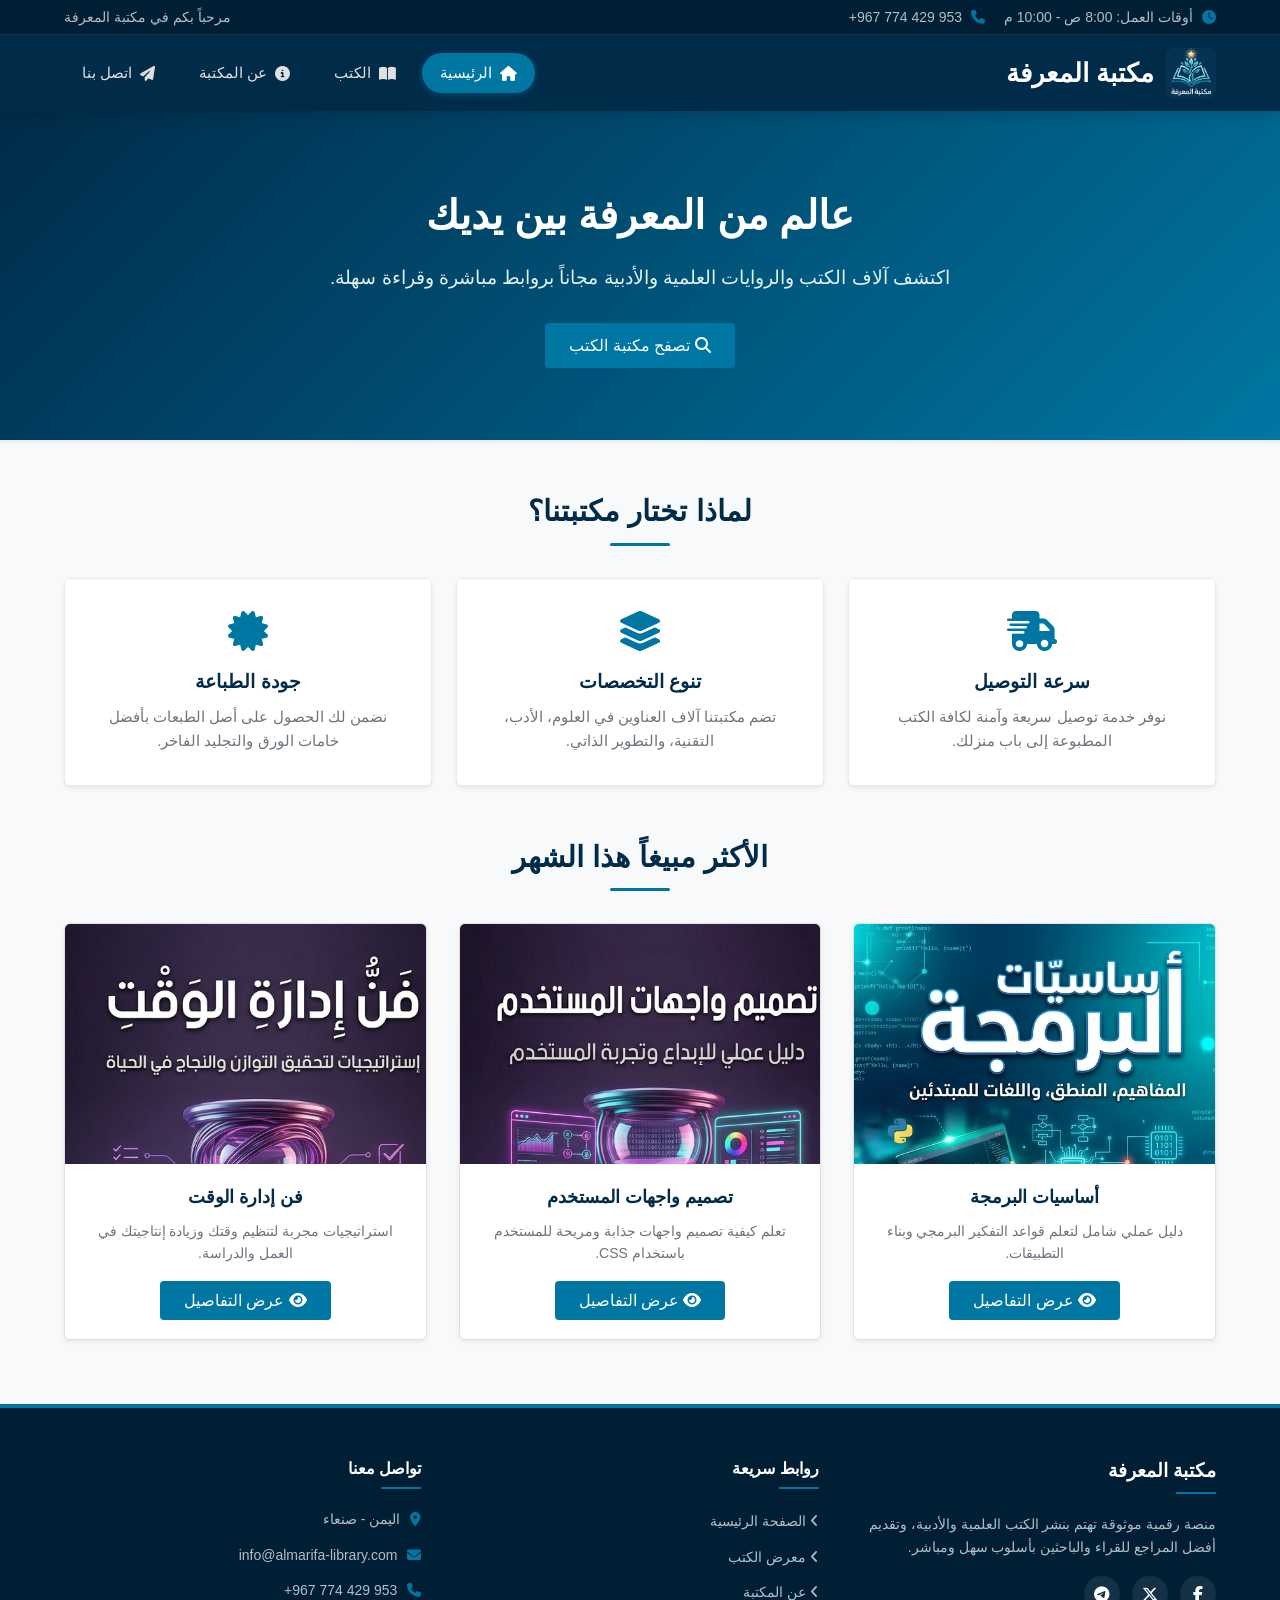
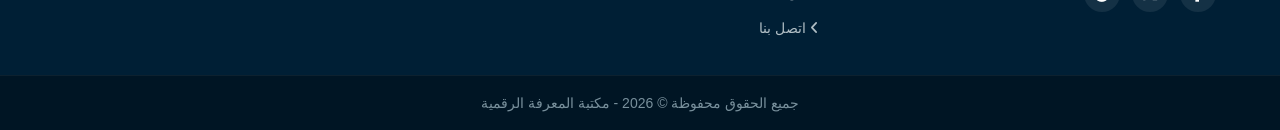
<file: index.html>
<!DOCTYPE html>
<html lang="ar" dir="rtl">
<head>
    <meta charset="UTF-8">
    <meta name="viewport" content="width=device-width, initial-scale=1.0">
    <title>مكتبة المعرفة - الرئيسية</title>
    <link rel="stylesheet" href="https://cdnjs.cloudflare.com/ajax/libs/font-awesome/6.4.0/css/all.min.css">
    <link rel="stylesheet" href="css/style.css">
    <link rel="icon" type="image/jpeg" href="images/logo.jpg">
</head>
<body>
    <header class="main-header">
       <div class="top-bar">
           <div class="top-bar-container">
               <div class="top-info">
                   <span><i class="fa-solid fa-clock"></i> أوقات العمل: 8:00 ص - 10:00 م</span>
                   <span><i class="fa-solid fa-phone"></i> 953 429 774 967+</span>
               </div>
               <div class="top-social">
                   <span>مرحباً بكم في مكتبة المعرفة</span>
               </div>
           </div>
       </div>

       <div class="header-container">
           <div class="logo">
               <a href="index.html">
                   <img src="images/logo.jpg" alt="شعار مكتبة المعرفة" class="logo-img">
                   <span>مكتبة المعرفة</span>
               </a>
           </div>
           <nav class="navbar">
               <ul>
                   <li><a href="#" class="active"><i class="fa-solid fa-house"></i> الرئيسية</a></li>
                   <li><a href="pages/book.html"><i class="fa-solid fa-book-open"></i> الكتب</a></li>
                   <li><a href="pages/about.html"><i class="fa-solid fa-circle-info"></i> عن المكتبة</a></li>
                   <li><a href="pages/contact.html"><i class="fa-solid fa-paper-plane"></i> اتصل بنا</a></li>
               </ul>
           </nav>
       </div>
   </header>

    <main>
        <section class="hero-section">
            <div class="hero-content">
                <h1>عالم من المعرفة بين يديك</h1>
                <p>اكتشف آلاف الكتب والروايات العلمية والأدبية مجاناً بروابط مباشرة وقراءة سهلة.</p>
                <a href="pages/book.html" class="btn btn-hero"><i class="fa-solid fa-magnifying-glass"></i> تصفح مكتبة الكتب</a>
            </div>
        </section>

        <section class="features-section">
            <h2 class="section-title">لماذا تختار مكتبتنا؟</h2>
            <div class="features-grid">
                <article class="features-card">
                    <i class="fa-solid fa-truck-fast feature-icon"></i>
                    <h3>سرعة التوصيل</h3>
                    <p>نوفر خدمة توصيل سريعة وآمنة لكافة الكتب المطبوعة إلى باب منزلك.</p>
                </article>

                <article class="features-card">
                    <i class="fa-solid fa-layer-group feature-icon"></i>
                    <h3>تنوع التخصصات</h3>
                    <p>تضم مكتبتنا آلاف العناوين في العلوم، الأدب، التقنية، والتطوير الذاتي.</p>
                </article>

                <article class="features-card">
                    <i class="fa-solid fa-certificate feature-icon"></i>
                    <h3>جودة الطباعة</h3>
                    <p>نضمن لك الحصول على أصل الطبعات بأفضل خامات الورق والتجليد الفاخر.</p>
                </article>
            </div>
        </section>

        <section class="features-books">
            <h2 class="section-title">الأكثر مبيغاً هذا الشهر</h2>
            <div class="books-grid">
                <article class="book-card">
                    <div class="book-cover">
                        <img src="images/book1.png" alt="أساسيات البرمجة" class="book-image" loading="lazy">
                    </div>
                    <div class="book-details">
                        <h3>أساسيات البرمجة</h3>
                        <p>دليل عملي شامل لتعلم قواعد التفكير البرمجي وبناء التطبيقات.</p>
                        <button class="btn open-popup-btn" 
                                data-title="أساسيات البرمجة" 
                                data-desc="دليل عملي شامل لتعلم قواعد التفكير البرمجي وبناء التطبيقات خطوة بخطوة من الصفر.">
                            <i class="fa-solid fa-eye"></i> عرض التفاصيل
                        </button>
                    </div>
                </article>

                <article class="book-card">
                    <div class="book-cover">
                        <img src="images/book2.png" alt="تصميم واجهات المستخدم" class="book-image" loading="lazy">
                    </div>
                    <div class="book-details">
                        <h3>تصميم واجهات المستخدم</h3>
                        <p>تعلم كيفية تصميم واجهات جذابة ومريحة للمستخدم باستخدام CSS.</p>
                        <button class="btn open-popup-btn" 
                                data-title="تصميم واجهات المستخدم" 
                                data-desc="تعلم كيفية تصميم واجهات جذابة مع HTML5 و CSS3 ومريحة للمستخدم باستخدام قواعد التنسيق.">
                            <i class="fa-solid fa-eye"></i> عرض التفاصيل
                        </button>
                    </div>
                </article>

                <article class="book-card">
                    <div class="book-cover">
                        <img src="images/book3.png" alt="فن إدارة الوقت" class="book-image" loading="lazy">
                    </div>
                    <div class="book-details">
                        <h3>فن إدارة الوقت</h3>
                        <p>استراتيجيات مجربة لتنظيم وقتك وزيادة إنتاجيتك في العمل والدراسة.</p>
                        <button class="btn open-popup-btn" 
                                data-title="فن إدارة الوقت" 
                                data-desc="استراتيجيات مجربة لتنظيم وقتك وزيادة إنتاجيتك في العمل والدراسة وتحقيق أهدافك الشخصية.">
                            <i class="fa-solid fa-eye"></i> عرض التفاصيل
                        </button>
                    </div>
                </article>
            </div>
        </section>
    </main>

    <!-- النافذة المنبثقة -->
    <div id="book-modal" class="popup-modal">
        <div class="popup-content">
            <span class="close-btn" id="close-modal">&times;</span>
            <h3 id="modal-title">عنوان الكتاب</h3>
            <p id="modal-desc">تفاصيل الكتاب ستظهر هنا...</p>
        </div>
    </div>

    <footer class="main-footer">
        <div class="footer-container">

            <div class="footer-column">
                <h3>مكتبة المعرفة</h3>
                <p>منصة رقمية موثوقة تهتم بنشر الكتب العلمية والأدبية، وتقديم أفضل المراجع للقراء والباحثين بأسلوب سهل ومباشر.</p>
                <div class="social-links">
                    <a href="#" class="social-icon"><i class="fa-brands fa-facebook-f"></i></a>
                    <a href="#" class="social-icon"><i class="fa-brands fa-x-twitter"></i></a>
                    <a href="#" class="social-icon"><i class="fa-brands fa-telegram"></i></a>
                </div>
            </div>

            <div class="footer-column">
                <h4>روابط سريعة</h4>
                <ul class="footer-links">
                    <li><a href="#"><i class="fa-solid fa-angle-left"></i> الصفحة الرئيسية</a></li>
                    <li><a href="pages/book.html"><i class="fa-solid fa-angle-left"></i> معرض الكتب</a></li>
                    <li><a href="pages/about.html"><i class="fa-solid fa-angle-left"></i> عن المكتبة</a></li>
                    <li><a href="pages/contact.html"><i class="fa-solid fa-angle-left"></i> اتصل بنا</a></li>
                </ul>
            </div>

            <div class="footer-column">
                <h4>تواصل معنا</h4>
                <ul class="footer-contact">
                    <li><i class="fa-solid fa-location-dot"></i> اليمن - صنعاء</li>
                    <li><i class="fa-solid fa-envelope"></i> info@almarifa-library.com</li>
                    <li><i class="fa-solid fa-phone"></i> 953 429 774 967+</li>
                </ul>
            </div>
        </div>

        <div class="footer-bottom">
            <p>جميع الحقوق محفوظة &copy; 2026 - مكتبة المعرفة الرقمية</p>
        </div>
    </footer>

    <script src="js/main.js"></script>
</body>
</html>
</file>
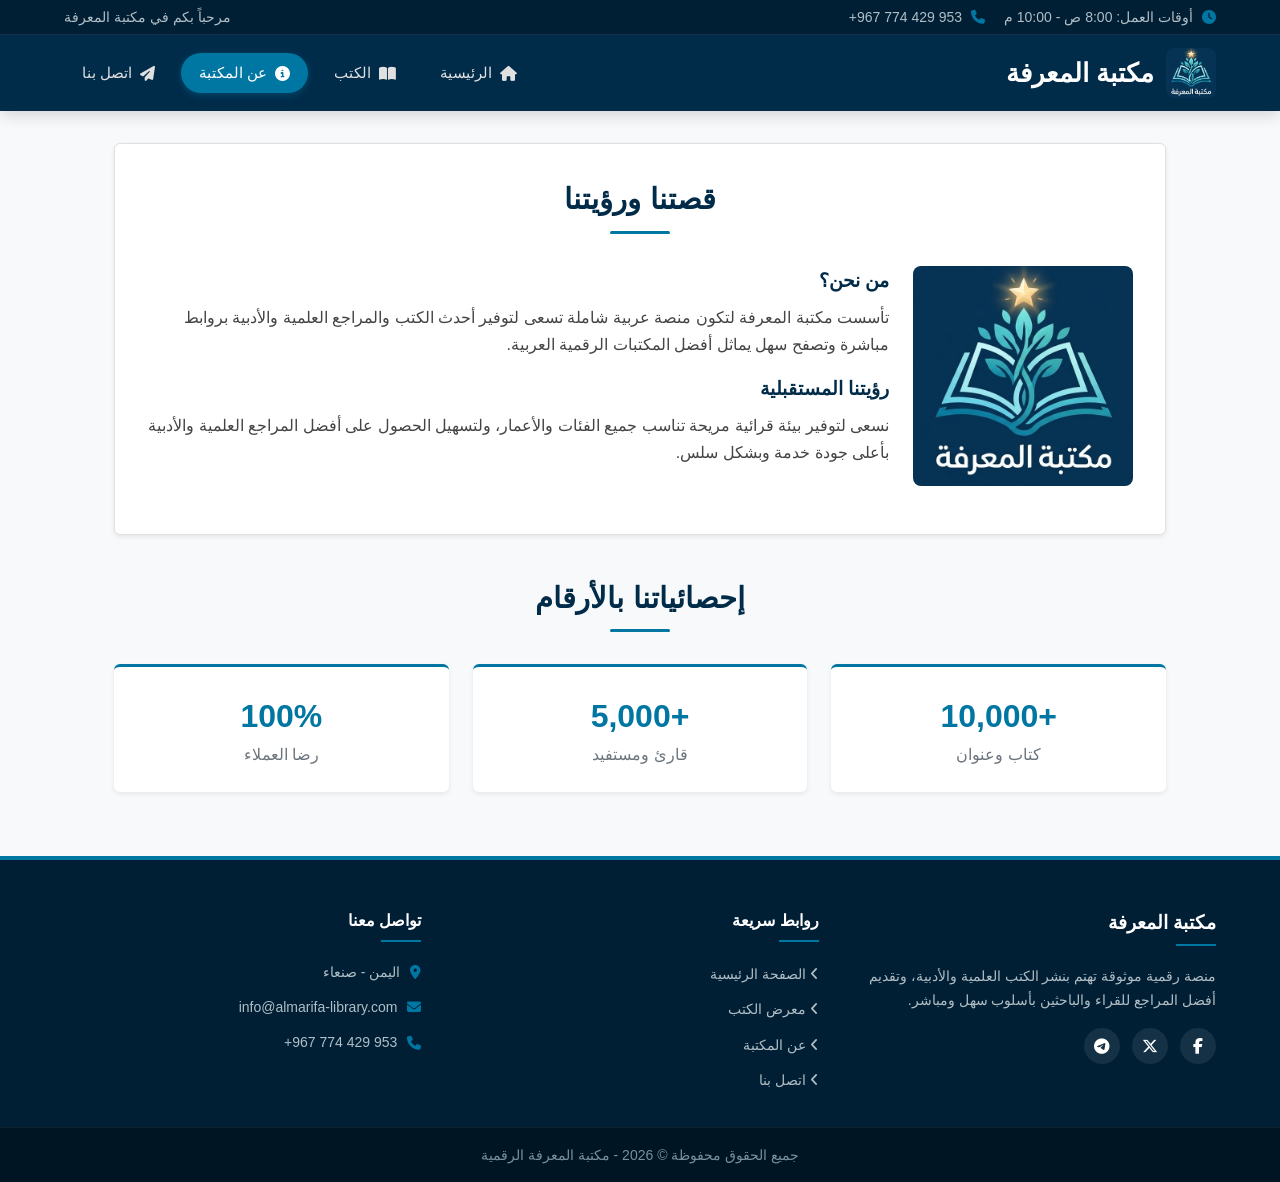
<file: pages/about.html>
<!DOCTYPE html>
<html lang="ar" dir="rtl">
<head>
    <meta charset="UTF-8">
    <meta name="viewport" content="width=device-width, initial-scale=1.0">
    <title>مكتبة المعرفة - عن المكتبة</title>
    <link rel="stylesheet" href="https://cdnjs.cloudflare.com/ajax/libs/font-awesome/6.4.0/css/all.min.css">
    <link rel="stylesheet" href="../css/style.css">
    <link rel="icon" type="image/jpeg" href="../images/logo.jpg">

</head>
<body>
    <header class="main-header">
        
        <div class="top-bar">
           <div class="top-bar-container">
               <div class="top-info">
                   <span><i class="fa-solid fa-clock"></i> أوقات العمل: 8:00 ص - 10:00 م</span>
                   <span><i class="fa-solid fa-phone"></i> 953 429 774 967+</span>
               </div>
               <div class="top-social">
                   <span>مرحباً بكم في مكتبة المعرفة</span>
               </div>
           </div>
       </div>

       <div class="header-container">
           <div class="logo">
               <a href="../index.html">
                   <img src="../images/logo.jpg" alt="شعار مكتبة المعرفة" class="logo-img">
                   <span>مكتبة المعرفة</span>
               </a>
           </div>
           <nav class="navbar">
               <ul>
                   <li><a href="../index.html"><i class="fa-solid fa-house"></i> الرئيسية</a></li>
                   <li><a href="book.html"><i class="fa-solid fa-book-open"></i> الكتب</a></li>
                   <li><a href="#" class="active"><i class="fa-solid fa-circle-info"></i> عن المكتبة</a></li>
                   <li><a href="contact.html"><i class="fa-solid fa-paper-plane"></i> اتصل بنا</a></li>
               </ul>
           </nav>
       </div>
   </header>

    <main class="about-container">
        <section class="about-section clearfix">
            <h2 class="section-title">قصتنا ورؤيتنا</h2>
            <img src="../images/logo.jpg" alt="عن المكتبة" class="about-img float-right" loading="lazy">
            <article class="about-text">
                <h3>من نحن؟</h3>
                <p>تأسست مكتبة المعرفة لتكون منصة عربية شاملة تسعى لتوفير أحدث الكتب والمراجع العلمية والأدبية بروابط مباشرة وتصفح سهل يماثل أفضل المكتبات الرقمية العربية.</p>
                
                <h3>رؤيتنا المستقبلية</h3>
                <p>نسعى لتوفير بيئة قرائية مريحة تناسب جميع الفئات والأعمار، ولتسهيل الحصول على أفضل المراجع العلمية والأدبية بأعلى جودة خدمة وبشكل سلس.</p>
            </article>
        </section>

        <section class="stats-section">
            <h2 class="section-title">إحصائياتنا بالأرقام</h2>
            <div class="stats-grid">
                <article class="stat-card">
                    <span class="stat-number">+10,000</span>
                    <p class="stat-label">كتاب وعنوان</p>
                </article>
                <article class="stat-card">
                    <span class="stat-number">+5,000</span>
                    <p class="stat-label">قارئ ومستفيد</p>
                </article>
                <article class="stat-card">
                    <span class="stat-number">100%</span>
                    <p class="stat-label">رضا العملاء</p>
                </article>
            </div>
        </section>
    </main>

    <footer class="main-footer">
        <div class="footer-container">
            <div class="footer-column">
                <h3>مكتبة المعرفة</h3>
                <p>منصة رقمية موثوقة تهتم بنشر الكتب العلمية والأدبية، وتقديم أفضل المراجع للقراء والباحثين بأسلوب سهل ومباشر.</p>
                <div class="social-links">
                    <a href="#" class="social-icon"><i class="fa-brands fa-facebook-f"></i></a>
                    <a href="#" class="social-icon"><i class="fa-brands fa-x-twitter"></i></a>
                    <a href="#" class="social-icon"><i class="fa-brands fa-telegram"></i></a>
                </div>
            </div>

            <div class="footer-column">
                <h4>روابط سريعة</h4>
                <ul class="footer-links">
                    <li><a href="../index.html"><i class="fa-solid fa-angle-left"></i> الصفحة الرئيسية</a></li>
                    <li><a href="book.html"><i class="fa-solid fa-angle-left"></i> معرض الكتب</a></li>
                    <li><a href="#"><i class="fa-solid fa-angle-left"></i> عن المكتبة</a></li>
                    <li><a href="contact.html"><i class="fa-solid fa-angle-left"></i> اتصل بنا</a></li>
                </ul>
            </div>

            <div class="footer-column">
                <h4>تواصل معنا</h4>
                <ul class="footer-contact">
                    <li><i class="fa-solid fa-location-dot"></i> اليمن - صنعاء</li>
                    <li><i class="fa-solid fa-envelope"></i> info@almarifa-library.com</li>
                    <li><i class="fa-solid fa-phone"></i> 953 429 774 967+</li>
                </ul>
            </div>
        </div>

        <div class="footer-bottom">
            <p>جميع الحقوق محفوظة &copy; 2026 - مكتبة المعرفة الرقمية</p>
        </div>
    </footer>

    <script src="../js/main.js"></script>
</body>
</html>
</file>
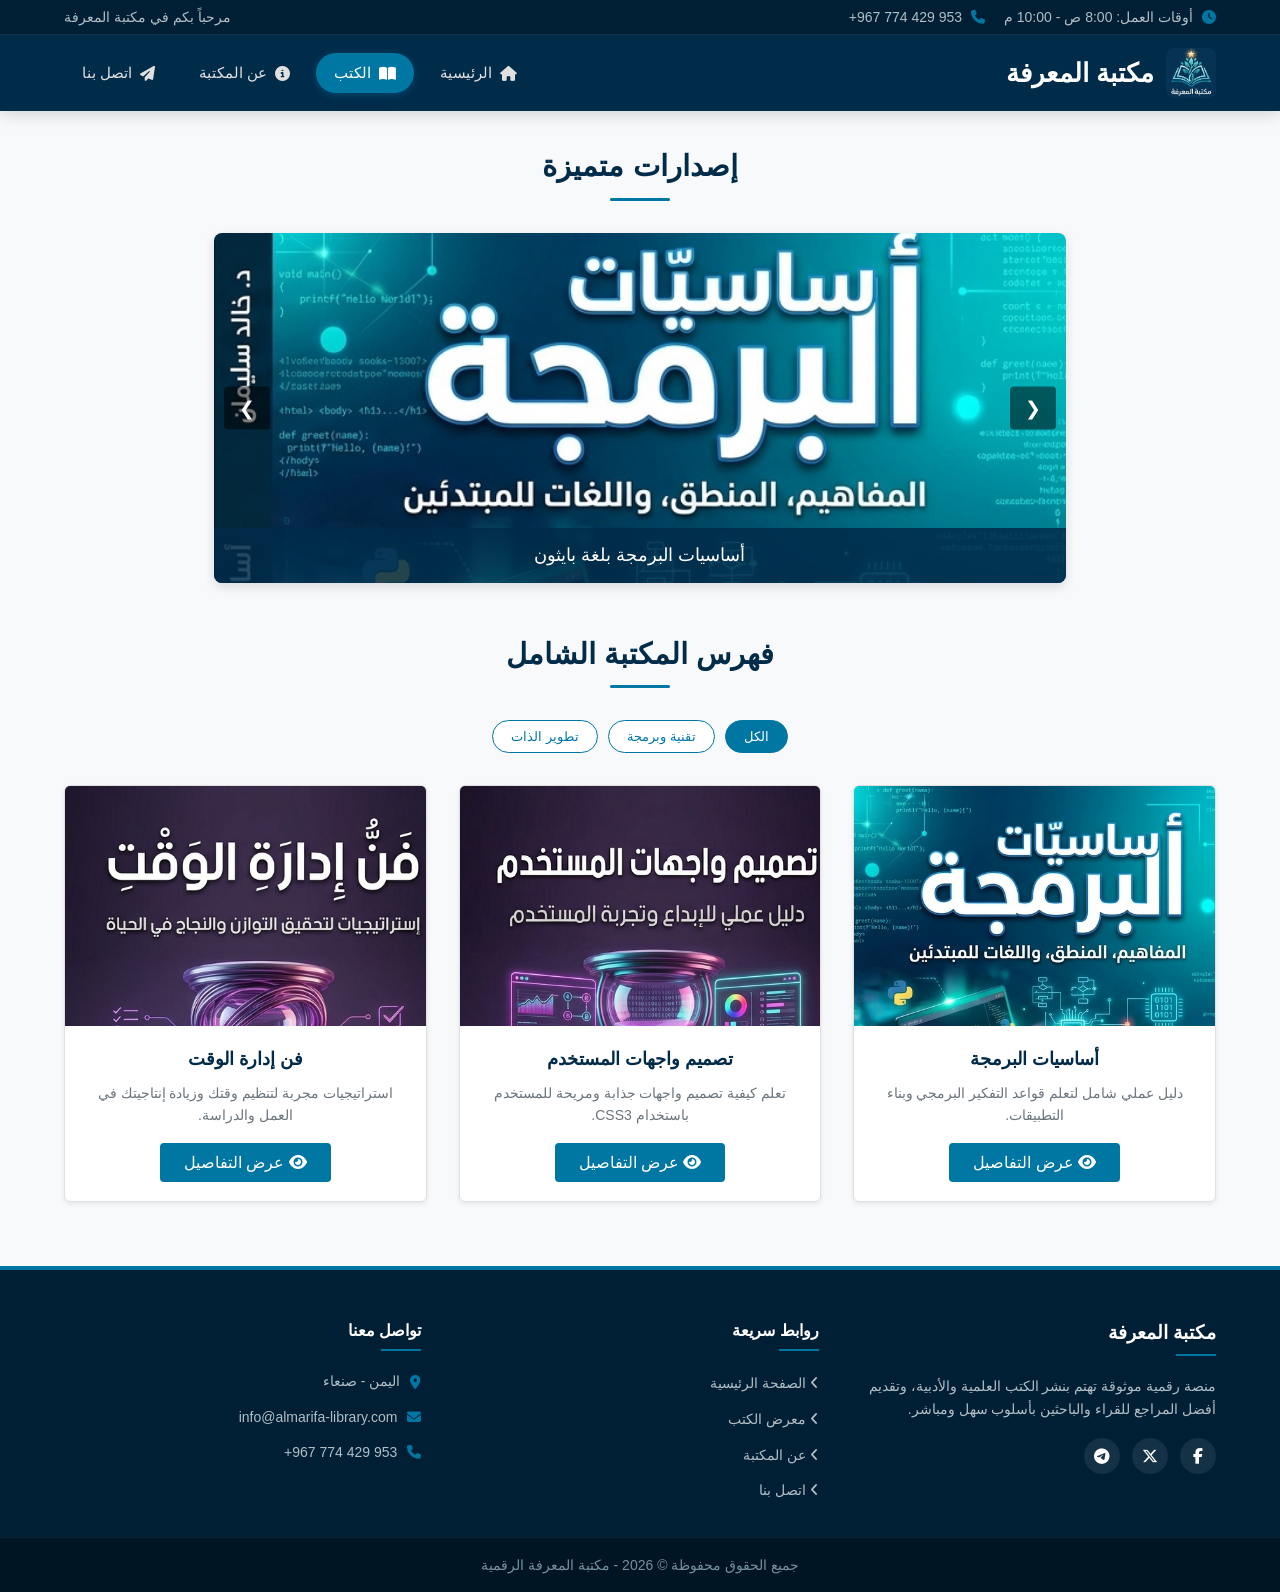
<file: pages/book.html>
<!DOCTYPE html>
<html lang="ar" dir="rtl">
<head>
    <meta charset="UTF-8">
    <meta name="viewport" content="width=device-width, initial-scale=1.0">
    <title>مكتبة المعرفة - معرض الكتب</title>
    <link rel="stylesheet" href="https://cdnjs.cloudflare.com/ajax/libs/font-awesome/6.4.0/css/all.min.css">
    <link rel="stylesheet" href="../css/style.css">
    <link rel="icon" type="image/jpeg" href="../images/logo.jpg">
</head>
<body>
    <header class="main-header">
        
        <div class="top-bar">
           <div class="top-bar-container">
               <div class="top-info">
                   <span><i class="fa-solid fa-clock"></i> أوقات العمل: 8:00 ص - 10:00 م</span>
                   <span><i class="fa-solid fa-phone"></i> 953 429 774 967+</span>
               </div>
               <div class="top-social">
                   <span>مرحباً بكم في مكتبة المعرفة</span>
               </div>
           </div>
       </div>

       <div class="header-container">
           <div class="logo">
               <a href="../index.html">
                   <img src="../images/logo.jpg" alt="شعار مكتبة المعرفة" class="logo-img">
                   <span>مكتبة المعرفة</span>
               </a>
           </div>
           <nav class="navbar">
               <ul>
                   <li><a href="../index.html"><i class="fa-solid fa-house"></i> الرئيسية</a></li>
                   <li><a href="#" class="active"><i class="fa-solid fa-book-open"></i> الكتب</a></li>
                   <li><a href="about.html"><i class="fa-solid fa-circle-info"></i> عن المكتبة</a></li>
                   <li><a href="contact.html"><i class="fa-solid fa-paper-plane"></i> اتصل بنا</a></li>
               </ul>
           </nav>
       </div>
   </header>

    <main>

        <section class="slider-section">
            <h2 class="section-title">إصدارات متميزة</h2>
            <div class="slider-container">
                <div class="slide active-slide">
                    <img src="../images/book1.png" alt="أساسيات البرمجة" class="slider-img">
                    <div class="slide-caption">أساسيات البرمجة بلغة بايثون</div>
                </div>
                <div class="slide">
                    <img src="../images/book2.png" alt="تصميم الواجهات" class="slider-img">
                    <div class="slide-caption">تصميم الواجهات وبناء المواقع</div>
                </div>
                <div class="slide">
                    <img src="../images/book3.png" alt="فن إدارة الوقت" class="slider-img">
                    <div class="slide-caption">فن إدارة الوقت والانتاجية</div>
                </div>
                <button class="prev-btn" id="prevSlide">&#10094;</button>
                <button class="next-btn" id="nextSlide">&#10095;</button>
            </div>
        </section>

        <section class="features-books">
            <h2 class="section-title">فهرس المكتبة الشامل</h2>
            
            <div class="filter-buttons">
                <button class="filter-btn active-filter" data-category="all">الكل</button>
                <button class="filter-btn" data-category="tech">تقنية وبرمجة</button>
                <button class="filter-btn" data-category="self">تطوير الذات</button>
            </div>

            <div class="books-grid">
                <article class="book-card" data-category="tech">
                    <div class="book-cover">
                        <img src="../images/book1.png" alt="أساسيات البرمجة" class="book-image" loading="lazy">
                    </div>
                    <div class="book-details">
                        <h3>أساسيات البرمجة</h3>
                        <p>دليل عملي شامل لتعلم قواعد التفكير البرمجي وبناء التطبيقات.</p>
                        <button class="btn open-popup-btn" 
                                data-title="أساسيات البرمجة" 
                                data-desc="دليل عملي شامل لقواعد التفكير البرمجي وبناء التطبيقات خطوة بخطوة من الصفر.">
                            <i class="fa-solid fa-eye"></i> عرض التفاصيل
                        </button>
                    </div>
                </article>

                <article class="book-card" data-category="tech">
                    <div class="book-cover">
                        <img src="../images/book2.png" alt="تصميم الواجهات" class="book-image" loading="lazy">
                    </div>
                    <div class="book-details">
                        <h3>تصميم واجهات المستخدم</h3>
                        <p>تعلم كيفية تصميم واجهات جذابة ومريحة للمستخدم باستخدام CSS3.</p>
                        <button class="btn open-popup-btn" 
                                data-title="تصميم واجهات المستخدم" 
                                data-desc="تعلم كيفية تصميم واجهات جذابة مع HTML5 و CSS3 ومريحة للمستخدم.">
                            <i class="fa-solid fa-eye"></i> عرض التفاصيل
                        </button>
                    </div>
                </article>

                <article class="book-card" data-category="self">
                    <div class="book-cover">
                        <img src="../images/book3.png" alt="فن إدارة الوقت" class="book-image" loading="lazy">
                    </div>
                    <div class="book-details">
                        <h3>فن إدارة الوقت</h3>
                        <p>استراتيجيات مجربة لتنظيم وقتك وزيادة إنتاجيتك في العمل والدراسة.</p>
                        <button class="btn open-popup-btn" 
                                data-title="فن إدارة الوقت" 
                                data-desc="استراتيجيات مجربة لتنظيم وقتك وزيادة إنتاجيتك وتحقيق أهدافك.">
                            <i class="fa-solid fa-eye"></i> عرض التفاصيل
                        </button>
                    </div>
                </article>
            </div>
        </section>
    </main>

    <div id="book-modal" class="popup-modal">
        <div class="popup-content">
            <span class="close-btn" id="close-modal">&times;</span>
            <h3 id="modal-title">عنوان الكتاب</h3>
            <p id="modal-desc">وصف الكتاب المختار سيظهر هنا...</p>
        </div>
    </div>

    <footer class="main-footer">
        <div class="footer-container">

            <div class="footer-column">
                <h3>مكتبة المعرفة</h3>
                <p>منصة رقمية موثوقة تهتم بنشر الكتب العلمية والأدبية، وتقديم أفضل المراجع للقراء والباحثين بأسلوب سهل ومباشر.</p>
                <div class="social-links">
                    <a href="#" class="social-icon"><i class="fa-brands fa-facebook-f"></i></a>
                    <a href="#" class="social-icon"><i class="fa-brands fa-x-twitter"></i></a>
                    <a href="#" class="social-icon"><i class="fa-brands fa-telegram"></i></a>
                </div>
            </div>

            <div class="footer-column">
                <h4>روابط سريعة</h4>
                <ul class="footer-links">
                    <li><a href="../index.html"><i class="fa-solid fa-angle-left"></i> الصفحة الرئيسية</a></li>
                    <li><a href="#"><i class="fa-solid fa-angle-left"></i> معرض الكتب</a></li>
                    <li><a href="about.html"><i class="fa-solid fa-angle-left"></i> عن المكتبة</a></li>
                    <li><a href="contact.html"><i class="fa-solid fa-angle-left"></i> اتصل بنا</a></li>
                </ul>
            </div>

            <div class="footer-column">
                <h4>تواصل معنا</h4>
                <ul class="footer-contact">
                    <li><i class="fa-solid fa-location-dot"></i> اليمن - صنعاء</li>
                    <li><i class="fa-solid fa-envelope"></i> info@almarifa-library.com</li>
                    <li><i class="fa-solid fa-phone"></i> 953 429 774 967+ </li>
                </ul>
            </div>
        </div>

        <div class="footer-bottom">
            <p>جميع الحقوق محفوظة &copy; 2026 - مكتبة المعرفة الرقمية</p>
        </div>
    </footer>

    <script src="../js/main.js"></script>
</body>
</html>
</file>
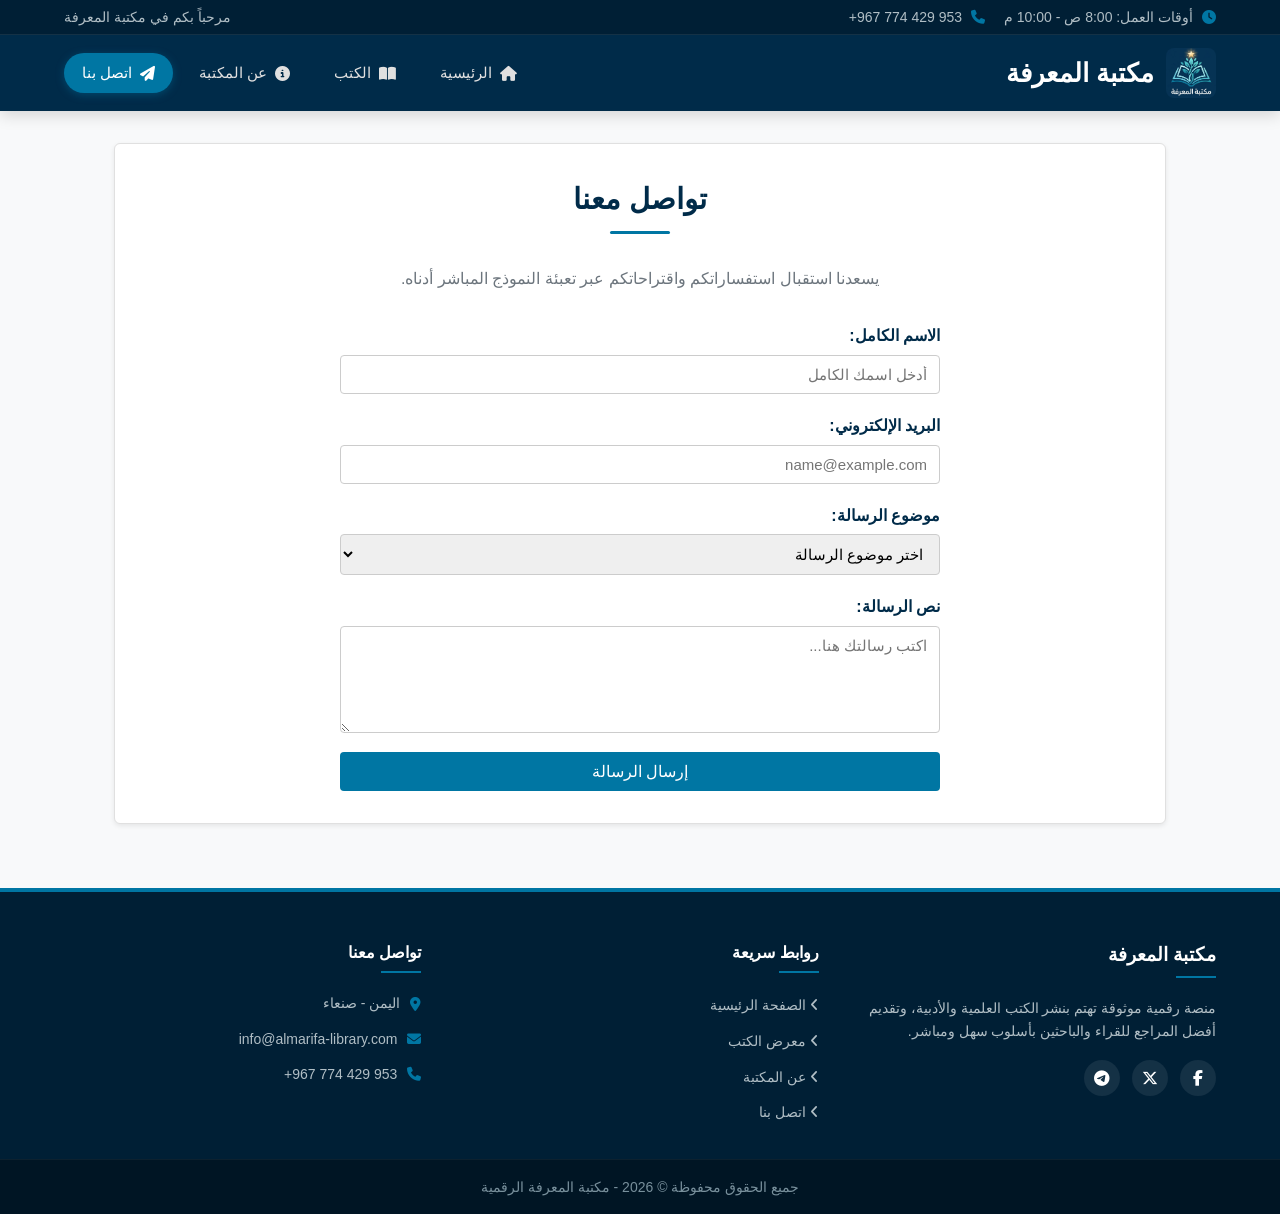
<file: pages/contact.html>
<!DOCTYPE html>
<html lang="ar" dir="rtl">
<head>
    <meta charset="UTF-8">
    <meta name="viewport" content="width=device-width, initial-scale=1.0">
    <title>مكتبة المعرفة - اتصل بنا</title>
    <link rel="stylesheet" href="https://cdnjs.cloudflare.com/ajax/libs/font-awesome/6.4.0/css/all.min.css">
    <link rel="stylesheet" href="../css/style.css">
    <link rel="icon" type="image/jpeg" href="../images/logo.jpg">
</head>
<body>
    <header class="main-header">

        <div class="top-bar">
           <div class="top-bar-container">
               <div class="top-info">
                   <span><i class="fa-solid fa-clock"></i> أوقات العمل: 8:00 ص - 10:00 م</span>
                   <span><i class="fa-solid fa-phone"></i> 953 429 774 967+</span>
               </div>
               <div class="top-social">
                   <span>مرحباً بكم في مكتبة المعرفة</span>
               </div>
           </div>
       </div>

       <div class="header-container">
           <div class="logo">
               <a href="../index.html">
                   <img src="../images/logo.jpg" alt="شعار مكتبة المعرفة" class="logo-img">
                   <span>مكتبة المعرفة</span>
               </a>
           </div>
           <nav class="navbar">
               <ul>
                   <li><a href="../index.html"><i class="fa-solid fa-house"></i> الرئيسية</a></li>
                   <li><a href="book.html"><i class="fa-solid fa-book-open"></i> الكتب</a></li>
                   <li><a href="about.html"><i class="fa-solid fa-circle-info"></i> عن المكتبة</a></li>
                   <li><a href="#" class="active"><i class="fa-solid fa-paper-plane"></i> اتصل بنا</a></li>
               </ul>
           </nav>
       </div>
   </header>

    <main class="about-container">
        <section class="about-section">
            <h2 class="section-title">تواصل معنا</h2>
            <p class="contact-subtitle">
                يسعدنا استقبال استفساراتكم واقتراحاتكم عبر تعبئة النموذج المباشر أدناه.
            </p>

            <form class="contact-form" action="#" method="post">
                <div class="form-group">
                    <label for="fullname">الاسم الكامل:</label>
                    <input type="text" id="fullname" name="fullname" placeholder="أدخل اسمك الكامل" required>
                </div>

                <div class="form-group">
                    <label for="email">البريد الإلكتروني:</label>
                    <input type="email" id="email" name="email" placeholder="name@example.com" required>
                </div>

                <div class="form-group">
                    <label for="subject">موضوع الرسالة:</label>
                    <select id="subject" name="subject" required>
                        <option value="" disabled selected>اختر موضوع الرسالة</option>
                        <option value="inquiry">استفسار عام</option>
                        <option value="order">طلب كتاب خاص</option>
                        <option value="feedback">اقتراح أو شكوى</option>
                    </select>
                </div>

                <div class="form-group">
                    <label for="message">نص الرسالة:</label>
                    <textarea id="message" name="message" rows="5" placeholder="اكتب رسالتك هنا..." required></textarea>
                </div>

                <button type="submit" class="btn btn-full">إرسال الرسالة</button>
            </form>

            <div id="contact-modal" class="popup-modal">
                    <div class="popup-content">
                    <span class="close-btn" id="close-contact-modal">&times;</span>
                    <i class="fa-solid fa-circle-check modal-icon-success"></i>
                    <h3>تم الإرسال بنجاح</h3>
                    <p>شكراً لك! تم استلام رسالتك وسنرد عليك في أقرب وقت.</p>
                </div>
            </div>
        </section>
    </main>

    <footer class="main-footer">
        <div class="footer-container">

            <div class="footer-column">
                <h3>مكتبة المعرفة</h3>
                <p>منصة رقمية موثوقة تهتم بنشر الكتب العلمية والأدبية، وتقديم أفضل المراجع للقراء والباحثين بأسلوب سهل ومباشر.</p>
                <div class="social-links">
                    <a href="#" class="social-icon"><i class="fa-brands fa-facebook-f"></i></a>
                    <a href="#" class="social-icon"><i class="fa-brands fa-x-twitter"></i></a>
                    <a href="#" class="social-icon"><i class="fa-brands fa-telegram"></i></a>
                </div>
            </div>

            <div class="footer-column">
                <h4>روابط سريعة</h4>
                <ul class="footer-links">
                    <li><a href="../index.html"><i class="fa-solid fa-angle-left"></i> الصفحة الرئيسية</a></li>
                    <li><a href="book.html"><i class="fa-solid fa-angle-left"></i> معرض الكتب</a></li>
                    <li><a href="about.html"><i class="fa-solid fa-angle-left"></i> عن المكتبة</a></li>
                    <li><a href="#"><i class="fa-solid fa-angle-left"></i> اتصل بنا</a></li>
                </ul>
            </div>

            <div class="footer-column">
                <h4>تواصل معنا</h4>
                <ul class="footer-contact">
                    <li><i class="fa-solid fa-location-dot"></i> اليمن - صنعاء</li>
                    <li><i class="fa-solid fa-envelope"></i> info@almarifa-library.com</li>
                    <li><i class="fa-solid fa-phone"></i> 953 429 774 967+</li>
                </ul>
            </div>
        </div>


        <div class="footer-bottom">
            <p>جميع الحقوق محفوظة &copy; 2026 - مكتبة المعرفة الرقمية</p>
        </div>
    </footer>

    <script src="../js/main.js"></script>
</body>
</html>
</file>
<file: css/style.css>
/* القواعد الأساسية للموقع */
* {
    margin: 0;
    padding: 0;
    box-sizing: border-box;
}

body {
    font-family: Verdana, sans-serif, Geneva, Tahoma, 'Segoe UI';
    background-color: #f8f9fa;
    color: #2b2b2b;
    direction: rtl;
    line-height: 1.6;
}

/* الهيدر وشريط التنقل */

.main-header {
    background-color: #002b49;
    position: sticky;
    top: 0;
    z-index: 1000;
    box-shadow: 0 4px 15px rgba(0, 0, 0, 0.15);
}

.top-bar {
    background-color: #001f35;
    color: #b0bec5;
    font-size: 14px;
    padding: 6px 0;
    border-bottom: 1px solid rgba(255, 255, 255, 0.08);
}

.top-bar-container {
    max-width: 1200px;
    margin: 0 auto;
    padding: 0 24px;
    display: flex;
    justify-content: space-between;
    align-items: center;
}

.top-info span {
    margin-left: 15px;
}

.top-info i {
    color: #0076a3;
    margin-left: 5px;
}

.header-container {
    max-width: 1200px;
    margin: 0 auto;
    display: flex;
    justify-content: space-between;
    align-items: center;
    padding: 13px 24px;
}

.logo a {
    color: #ffffff;
    text-decoration: none;
    font-size: 26px;
    font-weight: bold;
    display: flex;
    align-items: center;
    gap: 12px;
}

.logo-img {
    width: 50px;
    height: 50px;
    border-radius: 8px;
    object-fit: cover;
    transition: transform 0.3s ease;
}

.logo a:hover .logo-img {
    transform: scale(1.08);
}

.navbar ul {
    display: flex;
    list-style: none;
    gap: 8px;
}

.navbar a {
    color: #e0e0e0;
    text-decoration: none;
    padding: 8px 18px;
    border-radius: 20px;
    font-size: 15px;
    font-weight: 500;
    transition: all 0.3s ease;
    display: flex;
    align-items: center;
    gap: 8px;
}

.navbar a:hover, 
.navbar a.active {
    background-color: #0076a3;
    color: #ffffff;
    box-shadow: 0 2px 8px rgba(0, 118, 163, 0.4);
}

.hero-section {
    background: linear-gradient(135deg, #002b49, #0076a3);
    color: #ffffff;
    padding: 72px 24px;
    text-align: center;
    box-shadow: 0 2px 5px rgba(0,0,0,0.08);
}

.hero-content {
    max-width: 800px;
    margin: 0 auto;
    animation: fadeInDown 1s ease-out;
}

.hero-content h1 {
    font-size: 40px;
    margin-bottom: 16px;
}

.hero-content p {
    font-size: 19px;
    margin-bottom: 29px;
    color: #e0f2f1;
}

.btn {
    display: inline-block;
    padding: 10px 24px;
    background-color: #0076a3;
    color: #ffffff;
    border: none;
    border-radius: 4px;
    font-size: 16px;
    cursor: pointer;
    text-decoration: none;
    transition: background-color 0.3s ease, transform 0.2s ease;
}

.btn:hover {
    background-color: #00567a;
    transform: translateY(-2px); /* Transform hover effect */
    box-shadow: 0 4px 12px rgba(0,0,0,0.12);  /* Box Shadow */
}

/* قسم المميزات */

.features-section {
    max-width: 1200px;
    margin: 48px auto;
    padding: 0 24px;
}

.section-title {
    text-align: center;
    font-size: 29px;
    color: #002b49;
    margin-bottom: 32px;
    position: relative;
}

.section-title::after {
    content: '';
    display: block;
    width: 60px;
    height: 3px;
    background-color: #0076a3;
    margin: 8px auto 0;
    border-radius: 2px;
}

.features-grid {
    display: grid;
    grid-template-columns: repeat(auto-fit, minmax(280px, 1fr));
    gap: 24px;
}

.features-card {
    background-color: #ffffff;
    padding: 32px 24px;
    border-radius: 6px;
    text-align: center;
    border: 1px solid #e9ecef;
    box-shadow: 0 2px 5px rgba(0,0,0,0.08);
    transition: transform 0.3s ease, box-shadow 0.3s ease;
}

.features-card:hover {
    transform: translateY(-5px);
    box-shadow: 0 4px 12px rgba(0,0,0,0.12);
}

.feature-icon {
    font-size: 40px;
    color: #0076a3;
    margin-bottom: 16px;
}

.features-card h3 {
    color: #002b49;
    margin-bottom: 8px;
}

.features-card p {
    color: #6c757d;
    font-size: 15px;
}

/* صفحة عن المكتبة */

.about-container {
    max-width: 1100px;
    margin: 32px auto;
    padding: 0 24px;
}

.about-section {
    background-color: #ffffff;
    padding: 32px;
    border-radius: 6px;
    border: 1px solid #e0e0e0;
    box-shadow: 0 2px 5px rgba(0,0,0,0.08);
    margin-bottom: 40px;
}

/* float and clearfix */

.float-right {
    float: right;
    width: 220px;
    height: 220px;
    object-fit: cover;
    margin-left: 24px;
    margin-bottom: 16px;
    border-radius: 8px;
}

.clearfix::after {
    content: "";
    clear: both;
    display: table;
}

.about-text h3 {
    color: #002b49;
    margin: 16px 0 8px;
}

.about-text p {
    color: #444;
    font-size: 16px;
    line-height: 1.7;
    margin-bottom: 16px;
}

/* بطاقات الإحصائيات */
.stats-grid {
    display: grid;
    grid-template-columns: repeat(auto-fit, minmax(200px, 1fr));
    gap: 24px;
}

.stat-card {
    background-color: #ffffff;
    padding: 24px;
    border-radius: 6px;
    text-align: center;
    border-top: 3px solid #0076a3;
    box-shadow: 0 2px 5px rgba(0,0,0,0.08);
}

.stat-number {
    display: block;
    font-size: 32px;
    font-weight: bold;
    color: #0076a3;
}

.stat-label {
    color: #6c757d;
}

/* معرض الكتب */

.slider-section {
    max-width: 900px;
    margin: 32px auto;
    padding: 0 24px;
}

.slider-container {
    position: relative;
    height: 350px;
    overflow: hidden;
    border-radius: 8px;
    box-shadow: 0 4px 12px rgba(0,0,0,0.12);
}

.slide {
    display: none;
    height: 100%;
    width: 100%;
    position: relative;
    animation: fadeIn 0.8s ease-in-out;
}

.slide.active-slide {
    display: block;
}

.slider-img {
    width: 100%;
    height: 100%;
    object-fit: cover;
}

.slide-caption {
    position: absolute;
    bottom: 0;
    width: 100%;
    background: rgba(0, 43, 73, 0.85);
    color: #ffffff;
    padding: 13px;
    text-align: center;
    font-size: 18px;
}

.prev-btn, .next-btn {
    position: absolute;
    top: 50%;
    transform: translateY(-50%);
    background-color: rgba(0, 0, 0, 0.5);
    color: #ffffff;
    border: none;
    padding: 10px 15px;
    font-size: 19px;
    cursor: pointer;
    border-radius: 4px;
    transition: background-color 0.3s ease;
}

.prev-btn { right: 10px; }
.next-btn { left: 10px; }

.prev-btn:hover, .next-btn:hover {
    background-color: #0076a3;
}

.filter-buttons {
    display: flex;
    justify-content: center;
    gap: 10px;
    margin-bottom: 32px;
    flex-wrap: wrap;
}

.filter-btn {
    padding: 8px 18px;
    border: 1px solid #0076a3;
    background-color: #ffffff;
    color: #0076a3;
    border-radius: 20px;
    cursor: pointer;
    font-weight: 500;
    transition: all 0.3s ease;
}

.filter-btn:hover, 
.filter-btn.active-filter {
    background-color: #0076a3;
    color: #ffffff;
}


.features-books {
    max-width: 1200px;
    margin: 48px auto;
    padding: 0 24px;
}

.books-grid {
    display: grid;
    grid-template-columns: repeat(auto-fit, minmax(250px, 1fr));
    gap: 32px;
}

.book-card {
    background-color: #ffffff;
    border: 1px solid #e0e0e0;
    border-radius: 6px;
    overflow: hidden;
    box-shadow: 0 2px 5px rgba(0,0,0,0.08);
    display: flex;
    flex-direction: column;
    justify-content: space-between;
    transition: transform 0.3s ease, box-shadow 0.3s ease;
}

.book-card:hover {
    transform: translateY(-6px);
    box-shadow: 0 4px 12px rgba(0,0,0,0.12);
}

.book-cover {
    width: 100%;
    height: 240px;
    background-color: #eee;
    overflow: hidden;
}

.book-image {
    width: 100%;
    height: 100%;
    object-fit: cover;
}

.book-details {
    padding: 19px;
    text-align: center;
}

.book-details h3 {
    font-size: 18px;
    color: #002b49;
    margin-bottom: 8px;
}

.book-details p {
    font-size: 14px;
    color: #6c757d;
    margin-bottom: 16px;
}

/* النافذة المنبثقة */
.popup-modal {
    display: none;
    position: fixed;
    top: 0;
    left: 0;
    width: 100%;
    height: 100%;
    background-color: rgba(0, 0, 0, 0.6);
    justify-content: center;
    align-items: center;
    z-index: 2000;
}

.popup-content {
    background-color: #ffffff;
    padding: 32px;
    border-radius: 6px;
    position: relative;
    width: 90%;
    max-width: 450px;
    text-align: center;
    box-shadow: 0 4px 12px rgba(0,0,0,0.12);
    animation: zoomIn 0.3s ease;
}

.close-btn {
    position: absolute;
    top: 10px;
    left: 15px;
    font-size: 24px;
    cursor: pointer;
    color: #6c757d;
}

.close-btn:hover {
    color: #d9534f;
}

#modal-title {
    color: #002b49;
    margin-bottom: 13px;
}

#modal-desc {
    color: #6c757d;
}

/* نموذج اتصل بنا */

.contact-subtitle {
    text-align: center;
    margin-bottom: 2rem;
    color: #6c757d;
}

.contact-form {
    max-width: 600px;
    margin: 0 auto;
    display: flex;
    flex-direction: column;
    gap: 19px;
}

.btn-full {
    width: 100%;
}

.form-group {
    display: flex;
    flex-direction: column;
    gap: 6px;
}

.form-group label {
    font-weight: 600;
    color: #002b49;
}

.form-group input,
.form-group select,
.form-group textarea {
    width: 100%;
    padding: 10px 12px;
    border: 1px solid #ccc;
    border-radius: 4px;
    font-family: inherit;
    font-size: 15px;
    outline: none;
    transition: border-color 0.3s ease;
}

.form-group input:focus,
.form-group select:focus,
.form-group textarea:focus {
    border-color: #0076a3;
    box-shadow: 0 0 4px rgba(0, 118, 163, 0.3);
}

.modal-icon-success {
    font-size: 3rem;
    color: #2ecc71;
    margin-bottom: 1rem;
}

/* ضمان ظهور النافذة المنبثقة فوق جميع عناصر الصفحة */
#contact-modal.popup-modal {
    position: fixed !important;
    top: 0 !important;
    left: 0 !important;
    width: 100% !important;
    height: 100% !important;
    background-color: rgba(0, 0, 0, 0.6) !important;
    z-index: 99999 !important;
    justify-content: center;
    align-items: center;
}

/* الفوتر */
.main-footer {
    background-color: #001f35;
    color: #eceff1;
    margin-top: 64px;
    border-top: 4px solid #0076a3;
}

.footer-container {
    max-width: 1200px;
    margin: 0 auto;
    padding: 48px 24px 24px;
    display: grid;
    grid-template-columns: repeat(auto-fit, minmax(250px, 1fr));
    gap: 40px;
}

.footer-column h3, 
.footer-column h4 {
    color: #ffffff;
    margin-bottom: 19px;
    position: relative;
    padding-bottom: 8px;
}

.footer-column h3::after, 
.footer-column h4::after {
    content: '';
    position: absolute;
    bottom: 0;
    right: 0;
    width: 40px;
    height: 2px;
    background-color: #0076a3;
}

.footer-column p {
    font-size: 14px;
    color: #b0bec5;
    line-height: 1.7;
}

.footer-links {
    list-style: none;
}

.footer-links li {
    margin-bottom: 10px;
}

.footer-links a {
    color: #b0bec5;
    text-decoration: none;
    font-size: 14px;
    transition: color 0.3s ease, padding-right 0.3s ease;
}

.footer-links a:hover {
    color: #4dd0e1;
    padding-right: 6px;
}

.footer-contact li {
    display: flex;
    align-items: center;
    gap: 10px;
    font-size: 14px;
    color: #b0bec5;
    margin-bottom: 13px;
}

.footer-contact i {
    color: #0076a3;
}

.social-links {
    display: flex;
    gap: 12px;
    margin-top: 16px;
}

.social-icon {
    width: 36px;
    height: 36px;
    background-color: rgba(255, 255, 255, 0.08);
    color: #ffffff;
    display: flex;
    align-items: center;
    justify-content: center;
    border-radius: 50%;
    text-decoration: none;
    transition: all 0.3s ease;
}

.social-icon:hover {
    background-color: #0076a3;
    transform: translateY(-3px);
}

.footer-bottom {
    background-color: #001524;
    text-align: center;
    padding: 16px;
    font-size: 14px;
    color: #78909c;
    border-top: 1px solid rgba(255, 255, 255, 0.05);
}

/* التجاوب واستعلامات الوسائط */
@media (max-width: 768px) {
    .header-container {
        flex-direction: column;
        gap: 16px;
    }

    .navbar ul {
        flex-wrap: wrap;
        justify-content: center;
    }

    .float-right {
        float: none;
        width: 100%;
        height: auto;
        margin-left: 0;
    }

    .hero-content h1 {
        font-size: 29px;
    }
}

/* قواعد الحركات الانسيابية */
@keyframes fadeInDown {
    from {
        opacity: 0;
        transform: translateY(-20px);
    }
    to {
        opacity: 1;
        transform: translateY(0);
    }
}

@keyframes zoomIn {
    from {
        opacity: 0;
        transform: scale(0.85);
    }
    to {
        opacity: 1;
        transform: scale(1);
    }
}

@keyframes fadeIn {
    from {
        opacity: 0;
    }
    to {
        opacity: 1;
    }
}
</file>
